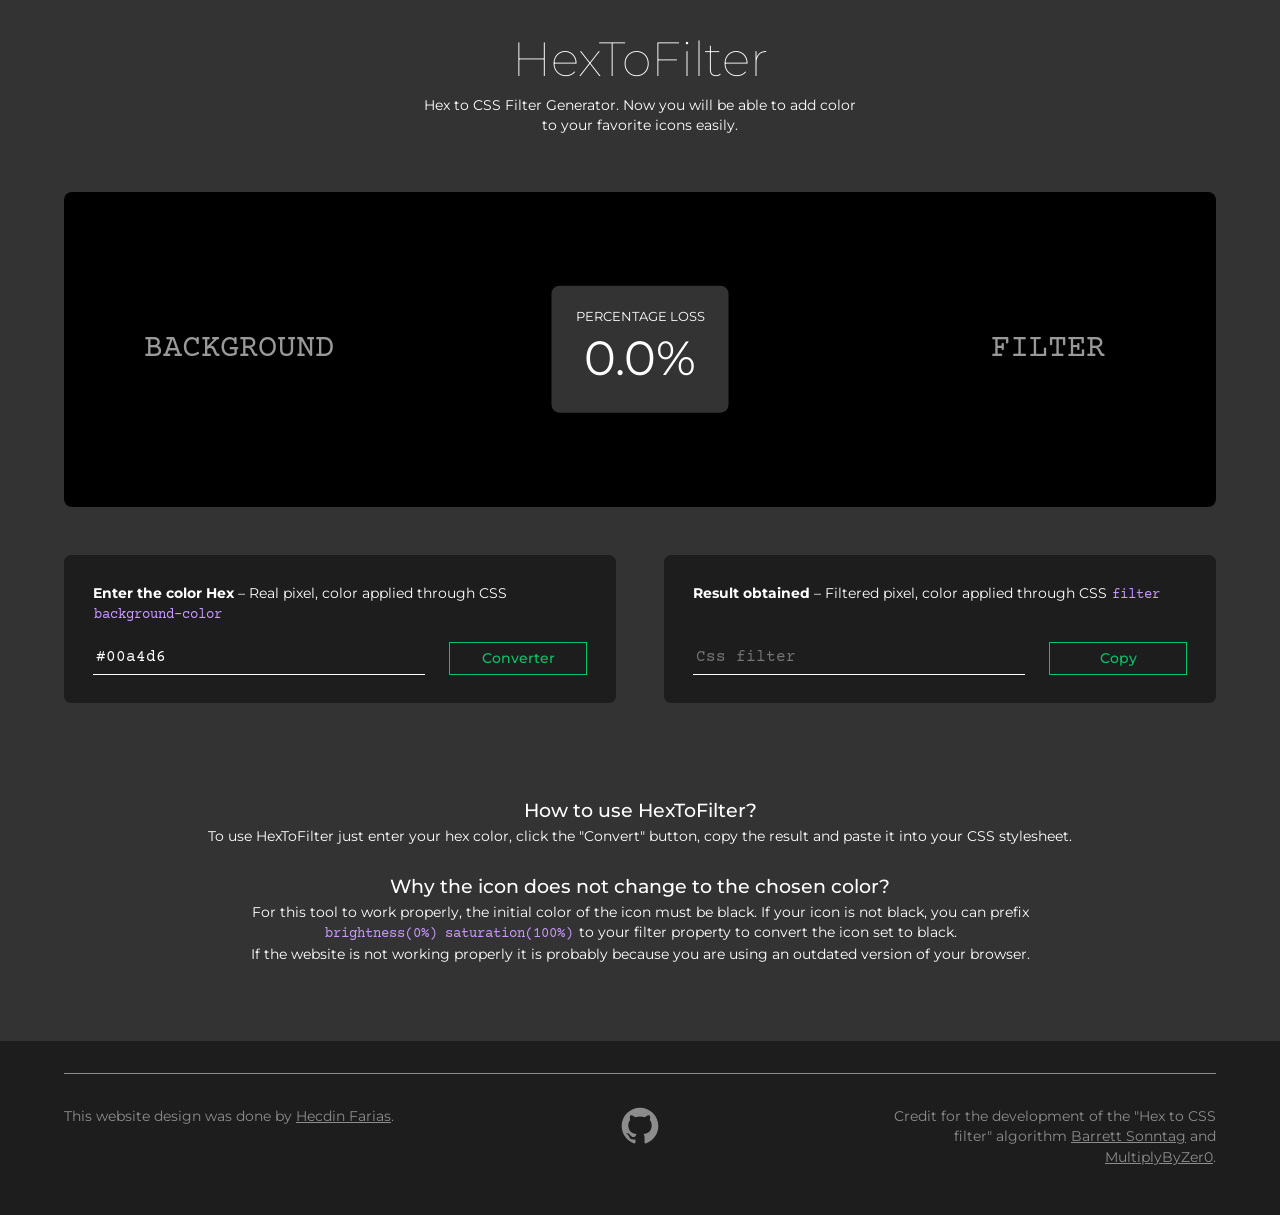
<file: index.html>
<!DOCTYPE html>
<html lang="en-US">
  <head>
    <link rel="stylesheet" href="src/styles/main.css" />
    <link rel="shortcut icon" href="src/assets/favicon/favicon.png" type="image/x-icon" />
    <link rel="icon" href="src/assets/favicon/favicon.png" type="image/x-icon" />
    <title>HexToFilter: HEX to CSS Filter generator</title>
    <meta charset="UTF-8" />
    <meta name="viewport" content="width=device-width, initial-scale=1" />
    <meta name="description" content="Add beautiful color to your single-color icons quickly and easily." />
    <meta name="author" content="Hecdin Farias" />
    <meta property="og:type" content="website" />
    <meta property="og:site_name" content="HexToFilter" />
    <meta property="og:title" content="HexToFilter: HEX to CSS Filter generator" />
    <meta property="og:description" content="Hex to CSS Filter Generator" />
    <meta property="og:url" content="https://farias-hecdin.github.io/HexToFilter/" />
  </head>
  <body class="pge-Layout" data-theme="normal">
    <header class="pge-Layout_header / pge-Header">
      <h1 class="pge-Header_title">HexToFilter</h1>
      <p class="pge-Header_text">
        Hex to CSS Filter Generator.
        Now you will be able to add color</br> to your favorite icons easily.
      </p>
    </header>
    <main class="pge-Layout_main / app-Main">
      <aside class="app-Canvas">
        <div class="app-Canvas_item">
          <div class="app-Canvas_frame" id="js-HexPixel"></div>
          <span class="app-Canvas_title --left">BACKGROUND</span>
        </div>
        <div class="app-Canvas_item">
          <div class="app-Canvas_frame" id="js-FilterPixel"></div>
          <span class="app-Canvas_title --right">FILTER</span>
        </div>
        <div class="app-Canvas_float / app-ScreenData">
            <span class="app-ScreenData_title">Percentage loss</span>
            <p class="app-ScreenData_number" id="js-LossDetail">0.0%</p>
        </div>
      </aside>
      <div class="app-Form">
        <fieldset class="app-Form_item">
          <label for="js_TargetHex">
            <p class="app-Form_text">
              <b>Enter the color Hex</b>
              – Real pixel, color applied through CSS
              <code>background-color</code>
            </p>
          </label>
          <div class="app-Form_field">
            <input
              class="app-Textbox"
              id="js-TargetHex"
              type="text"
              placeholder="Target hex"
              value="#00a4d6"
              spellcheck="false"
              autocorrect="off"
              required
            />
            <button class="app-Form_button / app-BtnPrimary" id="js-Execute">
              <span class="app-BtnPrimary_text">Converter</span>
            </button>
          </div>
        </fieldset>
        <div class="app-Form_item">
          <label for="js-textInput">
            <p class="app-Form_text">
              <b>Result obtained</b>
              – Filtered pixel, color applied through CSS
              <code>filter</code>
            </p>
          </label>
          <div class="app-Form_field">
            <input
              class="app-Textbox"
              id="js-TextInput"
              type="text"
              placeholder="Css filter"
            />
            <button class="app-Form_button / app-BtnPrimary" id="js-Copy">
              <span class="app-BtnPrimary_text">Copy</span>
            </button>
          </div>
        </div>
      </div>
      <section class="app-Main_content">
        <h2 class="app-Main_title">How to use HexToFilter?</h2>
        <p class="app-Main_text">
          To use HexToFilter just enter your hex color, click the "Convert" button, copy the result and paste it into
          your CSS stylesheet.
        </p>
        <h2 class="app-Main_title">Why the icon does not change to the chosen color?</h2>
        <p class="app-Main_text">
          For this tool to work properly, the initial color of the icon must be black. If your icon is not black, you
          can prefix</br>
          <code>brightness(0%) saturation(100%)</code>
          to your filter property to convert the icon set to black.<br>
          If the website is not working properly it is probably because you are using an outdated version of your
          browser.
        </p>
      </section>
    </main>
    <footer class="pge-Layout_footer">
      <div class="pge-Footer">
        <div class="pge-Footer_wrap">
          <p class="pge-Footer_text">
            This website design was done by
            <a class="pge-Links" href="https://github.com/farias-hecdin" target="_blank" rel="noopener">Hecdin Farias</a>.
          </p>
        </div>
        <nav class="pge-Footer_social">
          <a class="pge-Footer_button / pge-BtnPrimary" href="https://github.com/farias-hecdin/HexToFilter" target="_blank" rel="noopener">
            <img class="pge-BtnPrimary_icon" src="src/assets/icons/github.svg" alt="Logo Github" />
          </a>
        </nav>
        <div class="pge-Footer_wrap">
          <p class="pge-Footer_text --right">
            Credit for the development of the "Hex to CSS filter" algorithm
            <a class="pge-Links" href="https://github.com/barretts" target="_blank" rel="noopener">Barrett Sonntag</a>
            and
            <a class="pge-Links" href="https://stackoverflow.com/questions/42966641/how-to-transform-black-into-any-given-color-using-only-css-filters/43960991#43960991" target="_blank" rel="noopener">MultiplyByZer0</a>.
          </p>
        </div>
      </footer>
    <script src="src/scripts/converter.js"></script>
  </body>
</html>
</file>
<file: src/styles/main.css>
/* @IMPORT ================================================================= */

/* TABLE OF CONTENTS
 *
 * 1. BASE.......... Global styles (fonts, colors, theming)
 * 2. ELEMENTAL..... Settings (CSS reset, tags HTML, ...)
 * 3. MODULES....... Components and objects (header, button, card, ...)
 * 4. UTILS......... Utilities (data-*, states, jscript, animations, ...)
 */


/* BASES ------------------------------------------------------------------- */

@import "./base/fonts.css";
@import "./base/colors.css";
@import "./base/themes.css";


/* ELEMENTAL --------------------------------------------------------------- */

@import "./elemental/modern-normalize.min.css";
@import "./elemental/tags.css";


/* MODULES ----------------------------------------------------------------- */

/* ThePage */

@import "./modules/ThePage-pge/pge-BtnPrimary.css";
@import "./modules/ThePage-pge/pge-Footer.css";
@import "./modules/ThePage-pge/pge-Header.css";
@import "./modules/ThePage-pge/pge-Layout.css";
@import "./modules/ThePage-pge/pge-Links.css";

/* WebApp */

@import "./modules/WebApp-app/app-BtnPrimary.css";
@import "./modules/WebApp-app/app-Canvas.css";
@import "./modules/WebApp-app/app-Form.css";
@import "./modules/WebApp-app/app-Main.css";
@import "./modules/WebApp-app/app-ScreenData.css";
@import "./modules/WebApp-app/app-Textbox.css";


/* UTILS (empty) ----------------------------------------------------------- */
</file>
